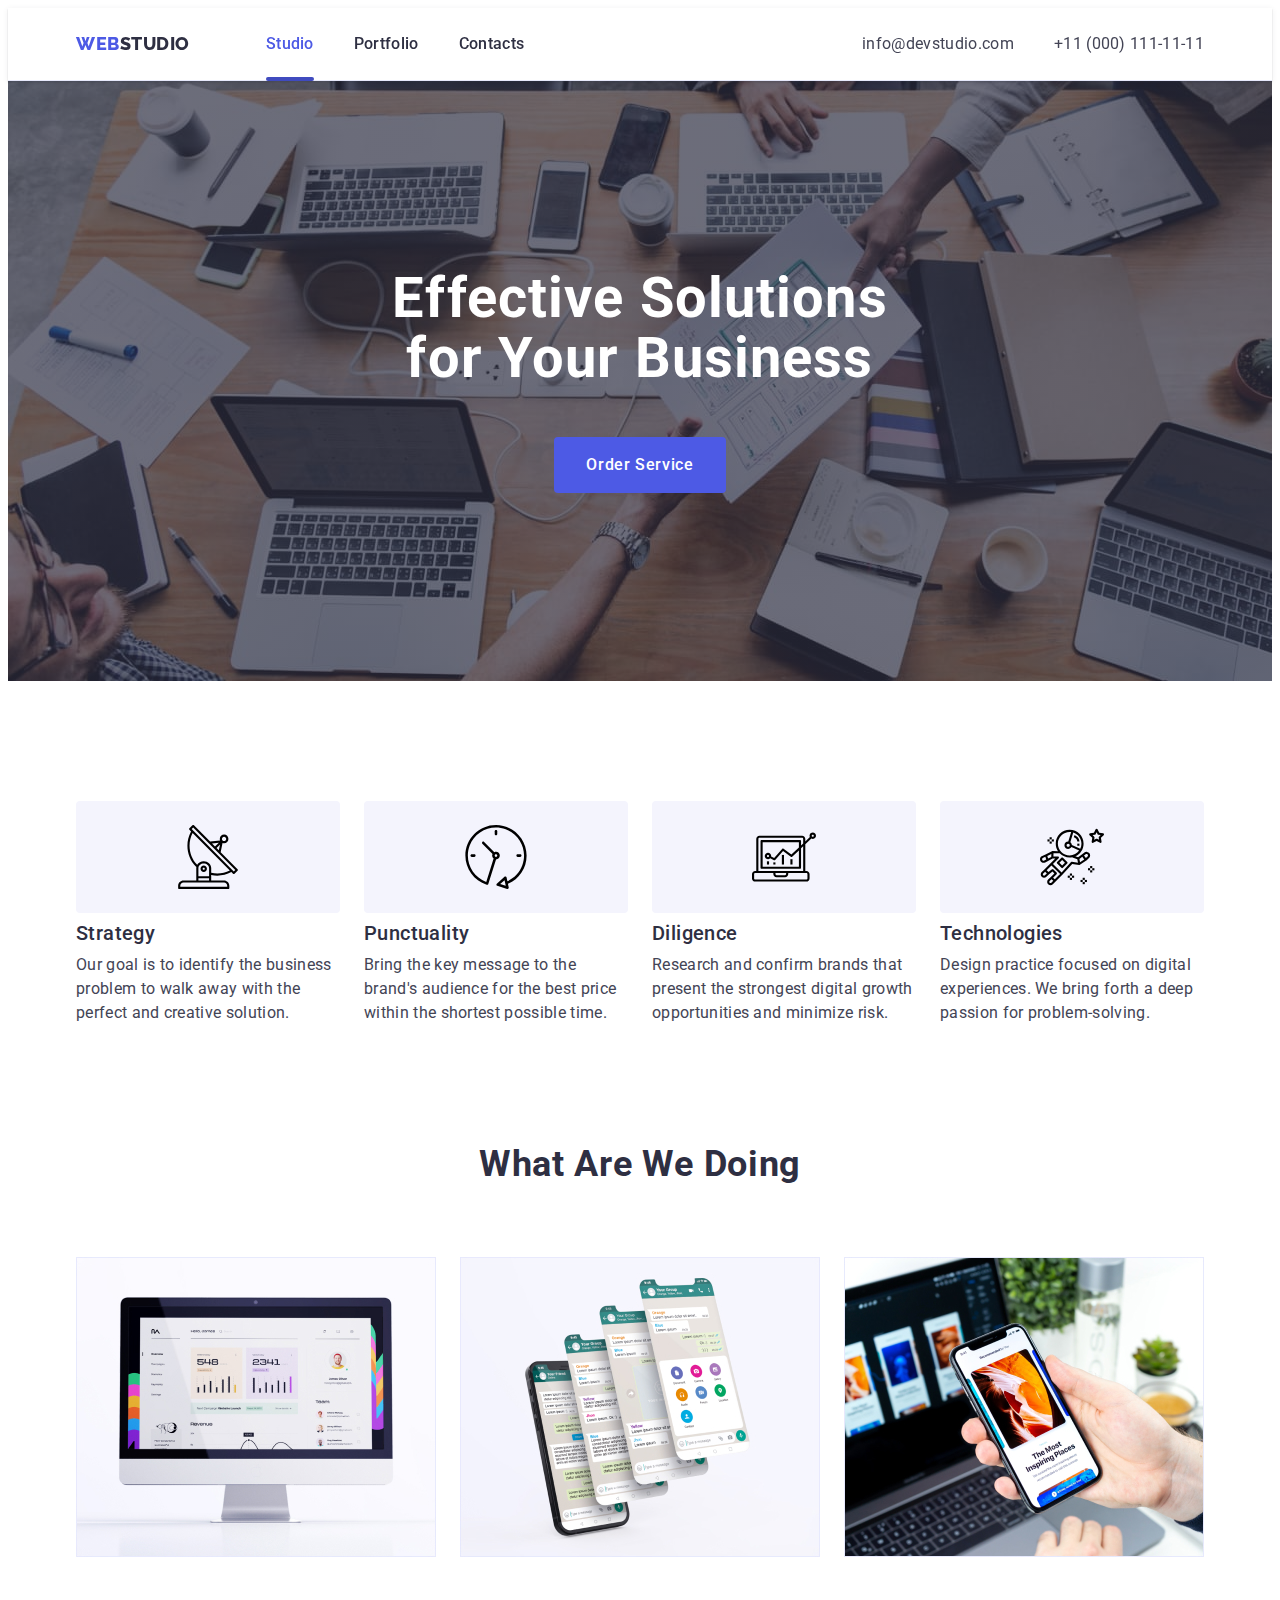
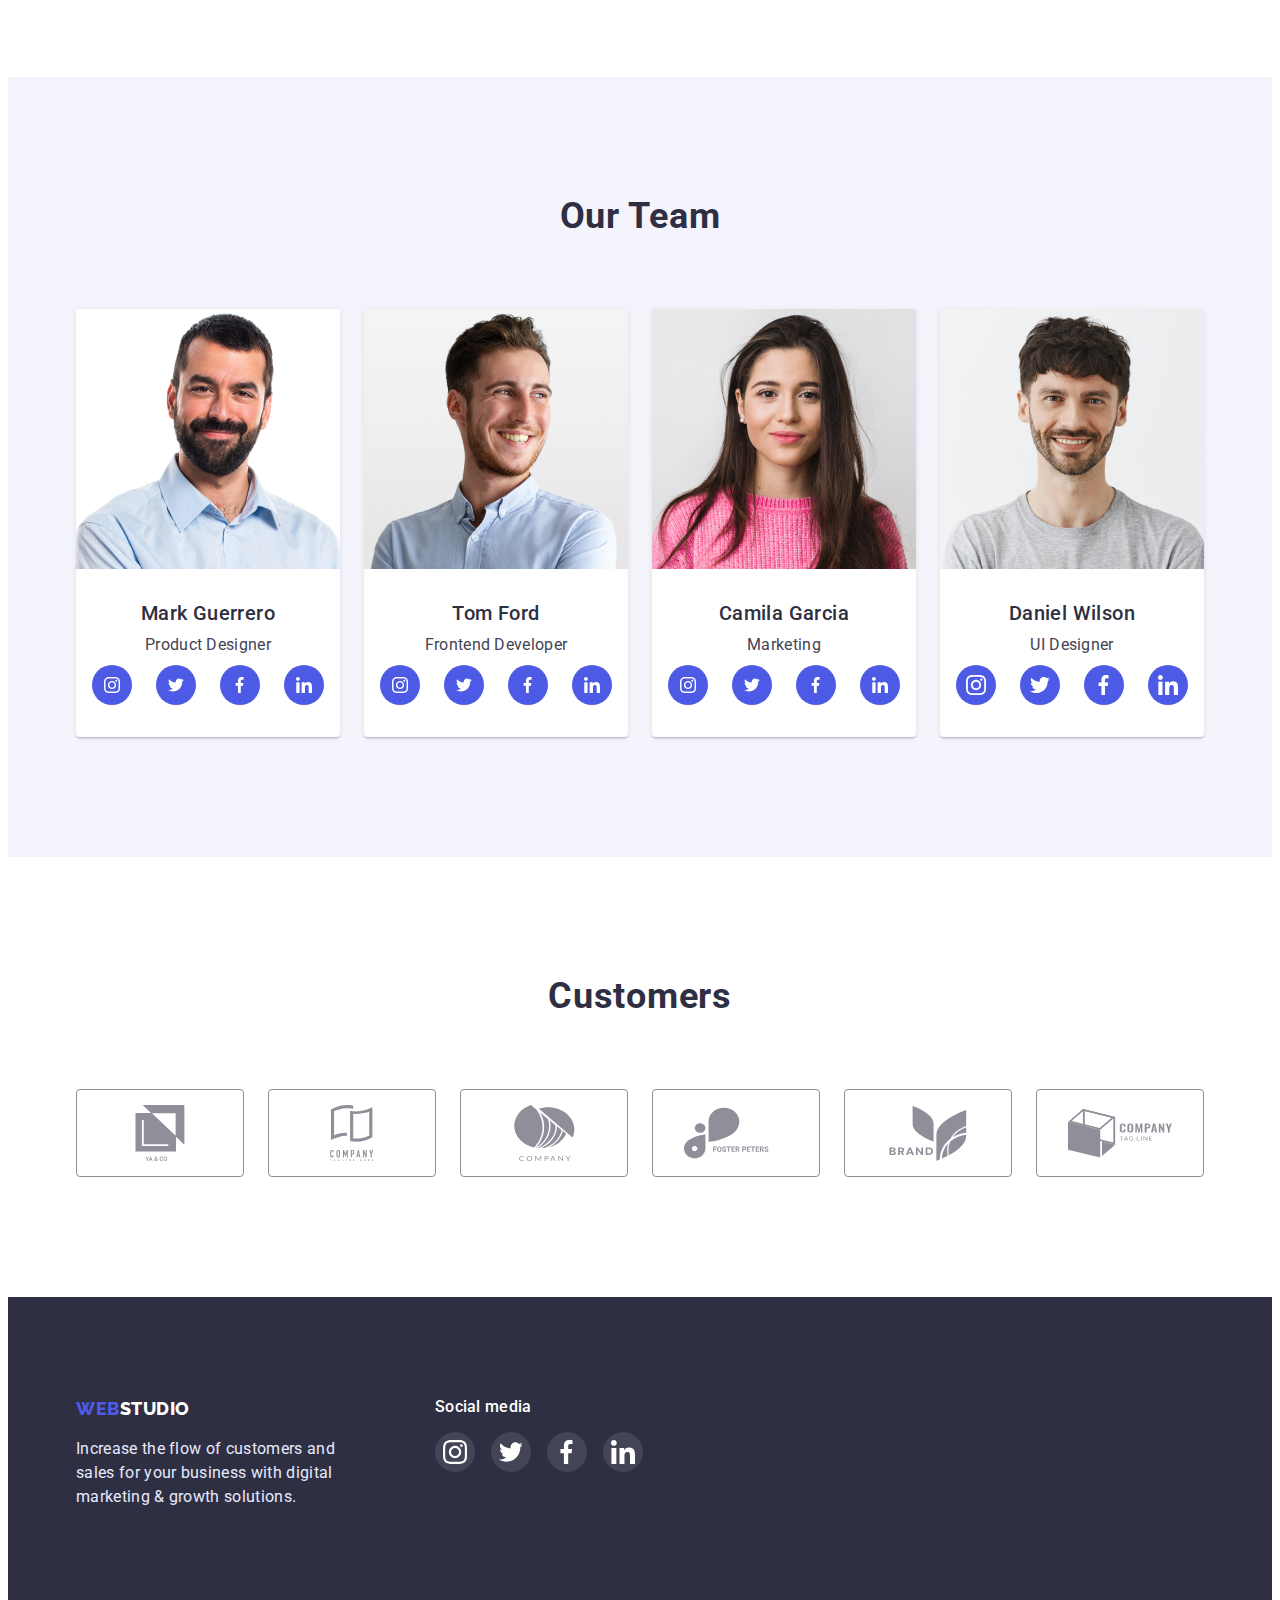
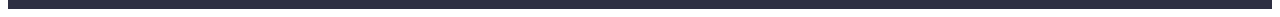
<file: index.html>
<!DOCTYPE html>
<html lang="en">
<head>
    <meta charset="UTF-8">
    <meta http-equiv="X-UA-Compatible" content="IE=edge">
    <meta name="viewport" content="width=device-width, initial-scale=1.0">
    <title class="title">
        Студія
    </title>
    <link rel="stylesheet" href="https://cdnjs.cloudflare.com/ajax/libs/modern-normalize/1.1.0/modern-normalize.min.css" integrity="sha512-wpPYUAdjBVSE4KJnH1VR1HeZfpl1ub8YT/NKx4PuQ5NmX2tKuGu6U/JRp5y+Y8XG2tV+wKQpNHVUX03MfMFn9Q==" crossorigin="anonymous" referrerpolicy="no-referrer" />
    <link rel="preconnect" href="https://fonts.googleapis.com"><link rel="preconnect" href="https://fonts.gstatic.com" crossorigin><link href="https://fonts.googleapis.com/css2?family=Raleway:wght@800&family=Roboto:wght@400;500;700;900&display=swap" rel="stylesheet">
    <link rel="stylesheet" href="./css/style.css">
   </head>
<body>

      <header class="header">
        
       <div class="container header-flex">
       
            <a class="header-logo" href="./index.html">Web <span class="header-logo-span">Studio</span></a>
        <nav class="header-nav">
       <ul class="header-list">
        <li class="header-item"><a class="header-link link current" href="studio.html">Studio</a> </li>
        <li class="header-item"><a class="header-link link" href="portfolio.html">Portfolio</a> </li>
        <li class="header-item"><a class="header-link link" href="contacts.html">Contacts</a>  </li>
       </ul>
        </nav> 

        <ul class="contacts-list"> 
            <li class="contacts-item"> <a class="contacts-link" href="mailto:info@devstudio.com">info@devstudio.com</a></li> 
         <li class="contacts-item"> <a class="contacts-link" href="tel:+110001111111">+11 (000) 111-11-11</a> </li>
         </ul>
     
       </div>
    
    </header>
    <main>
 
    <section class="hero">
    <div class="container">
        <h1 class="hero-title">Effective Solutions for Your Business</h1>
    <button class="hero-button" data-modal-open>Order Service</button>
  
    </div>
    </section>
 
 <section class="futures">
    <div class="container">
        <h2 class="visually-hidden">Benefits</h2>

 <ul class="futures-list">
    <li class="futures-item"> <a href="" class="futures-icons-link" > <svg class="futures-icons" width="64px" height="64px">
        <use href="./img/icons.svg#icon-antenna" ></use>
    </svg></a>
        <h3 class="futures-caption">
            Strategy
        </h3>
        <p class="futures-text">
            Our goal is to identify the business
            problem to walk away with the perfect and creative solution. 
        </p>
    </li>

    <li class="futures-item"><a href="" class="futures-icons-link"> <svg class="futures-icons" width="64px" height="64px">
        <use href="./img/icons.svg#icon-clock"></use>
    </svg></a>
        <h3 class="futures-caption">
            Punctuality
        </h3>
        <p class="futures-text" > 
            Bring the key message to the brand's audience for the best price  within the shortest possible time.
        </p>
       
    </li>

    <li class="futures-item"><a href="" class="futures-icons-link"> <svg class="futures-icons" width="64px" height="64px">
        <use href="./img/icons.svg#icon-diagram" ></use>
    </svg></a>
        <h3 class="futures-caption">
            Diligence
        </h3>
        <p class="futures-text">
            Research and confirm brands that present the strongest digital growth  opportunities and minimize risk.
        </p>
    </li>

    <li class="futures-item"><a href="" class="futures-icons-link"> <svg class="futures-icons" width="64" height="64">
        <use href="./img/icons.svg#icon-astronaut" ></use>
    </svg></a>
        <h3 class="futures-caption">
            Technologies
        </h3>
        <p class="futures-text" >
            Design practice focused on digital experiences. We bring forth a deep  passion for problem-solving.
        </p>
    </li>
    </ul>
    </div>
 </section>
  
 <section class="slides">
    <div class="container">
        <h2 class="slides-caption">What are we doing</h2>
     <ul class="slides-list">
     <li class="slides-item"><img  src="img/img.jpg" alt="PC" 
        width="360"></li>
     <li class="slides-item"><img src="img/img1.jpg" alt="Display"
        width="360"></li>
     <li class="slides-item"><img src="img/img2.jpg" alt="Devices"
        width="360"></li>
      </ul>
    </div>
 </section>

 <section class="team">
     <div class="container">
        <h2 class="our-team"> 
            Our Team
           </h2> 
        <ul class="team-list">
             
         <li class="team-item"> <img src="img/card.jpg" alt="card1" width="264">

          <div class="team-text">
            <h3 class="team-caption">
                Mark Guerrero
               </h3>
              <p class="team-title">
                Product Designer
              </p>
              <ul class="team-soc-list">
                <li class="team-soc-item"><a href="" class="team-soc-link">
                    <svg class="team-soc-icon" width="16px" height="16px">
                        <use href="./img/icons.svg#icon-instagram" ></use>
                    </svg>
                </a></li>
                <li class="team-soc-item"><a href="" class="team-soc-link">
                    <svg class="team-soc-icon" width="16px" height="16px">
                        <use href="./img/icons.svg#icon-twitter" ></use>
                    </svg>
                </a></li>
                <li class="team-soc-item"><a href="" class="team-soc-link">
                    <svg class="team-soc-icon" width="16px" height="16px">
                        <use href="./img/icons.svg#icon-facebook"></use>
                    </svg>
                </a></li>
                <li class="team-soc-item"><a href="" class="team-soc-link">
                    <svg class="team-soc-icon" width="16px" height="16px">
                        <use href="./img/icons.svg#icon-linkedin"></use>
                    </svg>
                </a></li>
              </ul>
          </div>
           </li>
         
         
         
          <li class="team-item"><img src="img/card2.jpg" alt="card2" width="264">
         <div class="team-text">
            <h3 class="team-caption">
                Tom Ford
             </h3>
             <p class="team-title">
                Frontend Developer
             </p>
             <ul class="team-soc-list">
                <li class="team-soc-item"><a href="" class="team-soc-link">
                    <svg class="team-soc-icon" width="16px" height="16px">
                        <use href="./img/icons.svg#icon-instagram" ></use>
                    </svg>
                </a></li>
                <li class="team-soc-item"><a href="" class="team-soc-link">
                    <svg class="team-soc-icon" width="16px" height="16px">
                        <use href="./img/icons.svg#icon-twitter" ></use>
                    </svg>
                </a></li>
                <li class="team-soc-item"><a href="" class="team-soc-link">
                    <svg class="team-soc-icon" width="16px" height="16px">
                        <use href="./img/icons.svg#icon-facebook"></use>
                    </svg>
                </a></li>
                <li class="team-soc-item"><a href="" class="team-soc-link">
                    <svg class="team-soc-icon" width="16px" height="16px">
                        <use href="./img/icons.svg#icon-linkedin"></use>
                    </svg>
                </a></li>
              </ul>
         </div>      
        </li>
         
         
         
          <li class="team-item"><img src="img/card3.jpg" alt="card3" width="264">
         <div class="team-text">
            <h3 class="team-caption">
                Camila Garcia
             </h3>
             <p class="team-title">
                Marketing
             </p>
             <ul class="team-soc-list">
                <li class="team-soc-item"><a href="" class="team-soc-link">
                    <svg class="team-soc-icon" width="16px" height="16px">
                        <use href="./img/icons.svg#icon-instagram" ></use>
                    </svg>
                </a></li>
                <li class="team-soc-item"><a href="" class="team-soc-link">
                    <svg class="team-soc-icon" width="16px" height="16px">
                        <use href="./img/icons.svg#icon-twitter" ></use>
                    </svg>
                </a></li>
                <li class="team-soc-item"><a href="" class="team-soc-link">
                    <svg class="team-soc-icon" width="16px" height="16px">
                        <use href="./img/icons.svg#icon-facebook"></use>
                    </svg>
                </a></li>
                <li class="team-soc-item"><a href="" class="team-soc-link">
                    <svg class="team-soc-icon" width="16px" height="16px">
                        <use href="./img/icons.svg#icon-linkedin"></use>
                    </svg>
                </a></li>
              </ul>
         </div>     
        </li>
         
         
         
          <li class="team-item"><img src="img/card4.jpg" alt="card4" width="264">
              <div class="team-text">
                <h3 class="team-caption">
                    Daniel Wilson
                 </h3>
                 <p class="team-title">
                    UI Designer
                 </p>
                 <ul class="team-soc-list">
                    <li class="team-soc-item"><a href="" class="team-soc-link">
                        <svg class="team-soc-icon" width="20px" height="20px">
                            <use href="./img/icons.svg#icon-instagram" ></use>
                        </svg>
                    </a></li>
                    <li class="team-soc-item"><a href="" class="team-soc-link">
                        <svg class="team-soc-icon" width="20px" height="20px">
                            <use href="./img/icons.svg#icon-twitter" ></use>
                        </svg>
                    </a></li>
                    <li class="team-soc-item"><a href="" class="team-soc-link">
                        <svg class="team-soc-icon" width="20px" height="20px">
                            <use href="./img/icons.svg#icon-facebook"></use>
                        </svg>
                    </a></li>
                    <li class="team-soc-item"><a href="" class="team-soc-link">
                        <svg class="team-soc-icon" width="20px" height="20px">
                            <use href="./img/icons.svg#icon-linkedin"></use>
                        </svg>
                    </a></li>
                  </ul>
              </div>
          </li>
          
        </ul>
     </div>
     
</section>
<section class="customers">
    <div class="container cutomer-flex">
        <h2 class="costpmers-title">Customers </h2>
        <ul class="customers-list">
            <li class="customers-item"><a href="" class="customers-link">
                <svg class="cutomers-icon" width="104" height="56">
                    <use href="./img/icons.svg#icon-group"></use>
                </svg>
            </a></li>
            <li class="customers-item"><a href="" class="customers-link">
                <svg class="cutomers-icon" width="104" height="56">
                    <use href="./img/icons.svg#icon-group-1"></use>
                </svg>
            </a></li>
            <li class="customers-item"><a href="" class="customers-link">
                <svg class="cutomers-icon" width="104" height="56">
                    <use href="./img/icons.svg#icon-group-2"></use>
                </svg>
            </a></li>
            <li class="customers-item"><a href="" class="customers-link">
                <svg class="cutomers-icon" width="104" height="56">
                    <use href="./img/icons.svg#icon-group-3"></use>
                </svg>
            </a></li>
            <li class="customers-item"><a href="" class="customers-link">
                <svg class="cutomers-icon" width="104" height="56">
                    <use href="./img/icons.svg#icon-group-4"></use>
                </svg>
            </a></li>
            <li class="customers-item"><a href="" class="customers-link">
                <svg class="cutomers-icon" width="104" height="56">
                    <use href="./img/icons.svg#icon-group-5"></use>
                </svg>
            </a></li>
        </ul>
    </div>
</section>
</main>

<footer class="footer">
    <div class="container footer-container">
         
            <div class="footer-content">
                <a class="footer-logo" href="./index.html">Web <span class="footer-logo-span">Studio</span></a>
                <p class="footer-text">
                    Increase the flow of customers and <br> sales for your business with digital <br> marketing & growth solutions.
                
                    <p>
            </div>
                
  <div class="soc-media">
    <p class="footer-soc-text">Social media</p>
    <ul class="footer-soc-list">
       
        <li class="footer-soc-item"><a href="" class="footer-soc-link">
            <svg class="footer-soc-icon" width="24" height="24">
                <use href="./img/icons.svg#icon-instagram"></use>
            </svg>
        </a></li>
        <li class="footer-soc-item"><a href="" class="footer-soc-link">
            <svg class="footer-soc-icon" width="24" height="24">
                <use href="./img/icons.svg#icon-twitter"></use>
            </svg>
        </a></li>
        <li class="footer-soc-item"><a href="" class="footer-soc-link">
            <svg class="footer-soc-icon" width="24" height="24">
                <use href="./img/icons.svg#icon-facebook"></use>
            </svg>
        </a></li>
        <li class="footer-soc-item"><a href="" class="footer-soc-link">
            <svg class="footer-soc-icon" width="24" height="24">
                <use href="./img/icons.svg#icon-linkedin"></use>
            </svg>
        </a></li>
    </ul>
 </div>
    
    </div>
</footer>

<div class="backdrop is-hidden" data-modal >
    <div class="modal">
        <button type="button" class="modal-close " data-modal-close>
            <svg class="icon-x" width="8" height="8">
                <use href="./img/icons.svg#icon-x"></use>
            </svg>
        </button>
    </div>
</div>

<script src="./js/modal.js">

</script>

</body>
 
</html>
</file>
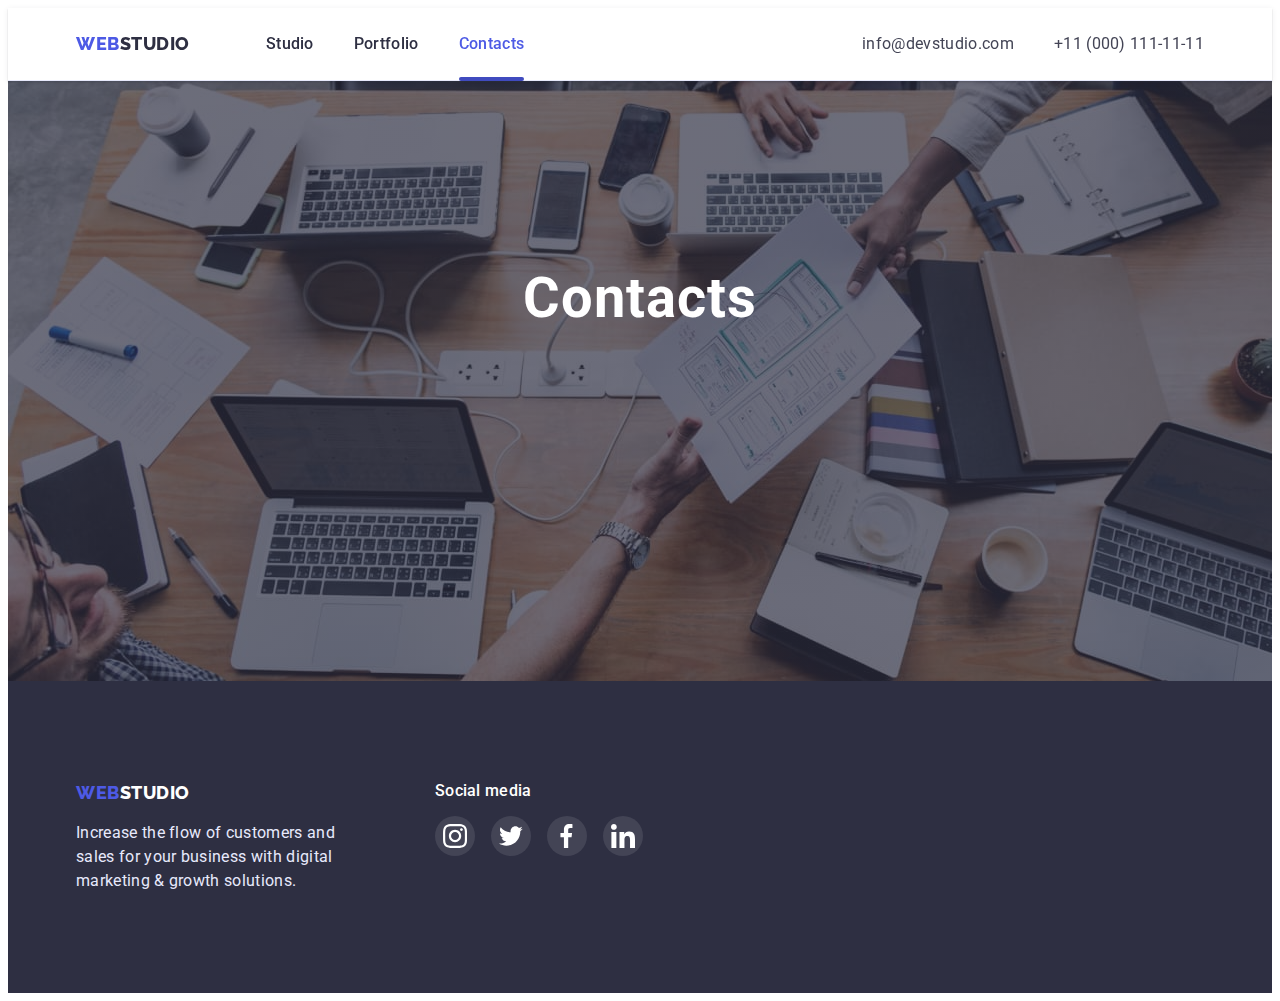
<file: contacts.html>
<!DOCTYPE html>
<html lang="en">
<head>
    <meta charset="UTF-8">
    <meta http-equiv="X-UA-Compatible" content="IE=edge">
    <meta name="viewport" content="width=device-width, initial-scale=1.0">
    <title class="title">
        Студія
    </title>
    <link rel="stylesheet" href="https://cdnjs.cloudflare.com/ajax/libs/modern-normalize/1.1.0/modern-normalize.min.css" integrity="sha512-wpPYUAdjBVSE4KJnH1VR1HeZfpl1ub8YT/NKx4PuQ5NmX2tKuGu6U/JRp5y+Y8XG2tV+wKQpNHVUX03MfMFn9Q==" crossorigin="anonymous" referrerpolicy="no-referrer" />
    <link rel="preconnect" href="https://fonts.googleapis.com"><link rel="preconnect" href="https://fonts.gstatic.com" crossorigin><link href="https://fonts.googleapis.com/css2?family=Raleway:wght@800&family=Roboto:wght@400;500;700;900&display=swap" rel="stylesheet">
    <link rel="stylesheet" href="./css/style.css">
   </head>
<body>

      <header class="header">
        
       <div class="container header-flex">
       
            <a class="header-logo" href="./index.html">Web <span class="header-logo-span">Studio</span></a>
        <nav class="header-nav">
       <ul class="header-list">
        <li class="header-item"><a class="header-link link" href="studio.html">Studio</a> </li>
        <li class="header-item"><a class="header-link link" href="portfolio.html">Portfolio</a> </li>
        <li class="header-item"><a class="header-link link current " href="contacts.html">Contacts</a>  </li>
       </ul>
        </nav> 
        
        <ul class="contacts-list"> 
            <li class="contacts-item"> <a class="contacts-link" href="mailto:info@devstudio.com">info@devstudio.com</a></li> 
         <li class="contacts-item"> <a class="contacts-link" href="tel:+110001111111">+11 (000) 111-11-11</a> </li>
         </ul>
     
       </div>
    
    </header>
    
    <main>
        <section class="hero">
         <div class="container">
             <h1 class="hero-title">Contacts</h1>
         </div>
        </section>
    
       </main>
   
   <footer class="footer">
    <div class="container footer-container">
         
            <div class="footer-content">
                <a class="footer-logo" href="./index.html">Web <span class="footer-logo-span">Studio</span></a>
                <p class="footer-text">
                    Increase the flow of customers and <br> sales for your business with digital <br> marketing & growth solutions.
                
                    <p>
            </div>
          

        
            <div class="soc-media">
                <p class="footer-soc-text">Social media</p>
                <ul class="footer-soc-list">
                   
                    <li class="footer-soc-item"><a href="" class="footer-soc-link">
                        <svg class="footer-soc-icon" width="24" height="24">
                            <use href="./img/icons.svg#icon-instagram"></use>
                        </svg>
                    </a></li>
                    <li class="footer-soc-item"><a href="" class="footer-soc-link">
                        <svg class="footer-soc-icon" width="24" height="24">
                            <use href="./img/icons.svg#icon-twitter"></use>
                        </svg>
                    </a></li>
                    <li class="footer-soc-item"><a href="" class="footer-soc-link">
                        <svg class="footer-soc-icon" width="24" height="24">
                            <use href="./img/icons.svg#icon-facebook"></use>
                        </svg>
                    </a></li>
                    <li class="footer-soc-item"><a href="" class="footer-soc-link">
                        <svg class="footer-soc-icon" width="24" height="24">
                            <use href="./img/icons.svg#icon-linkedin"></use>
                        </svg>
                    </a></li>
                </ul>
             </div>
    
    </div>
</footer>
</body>
</html>
</file>
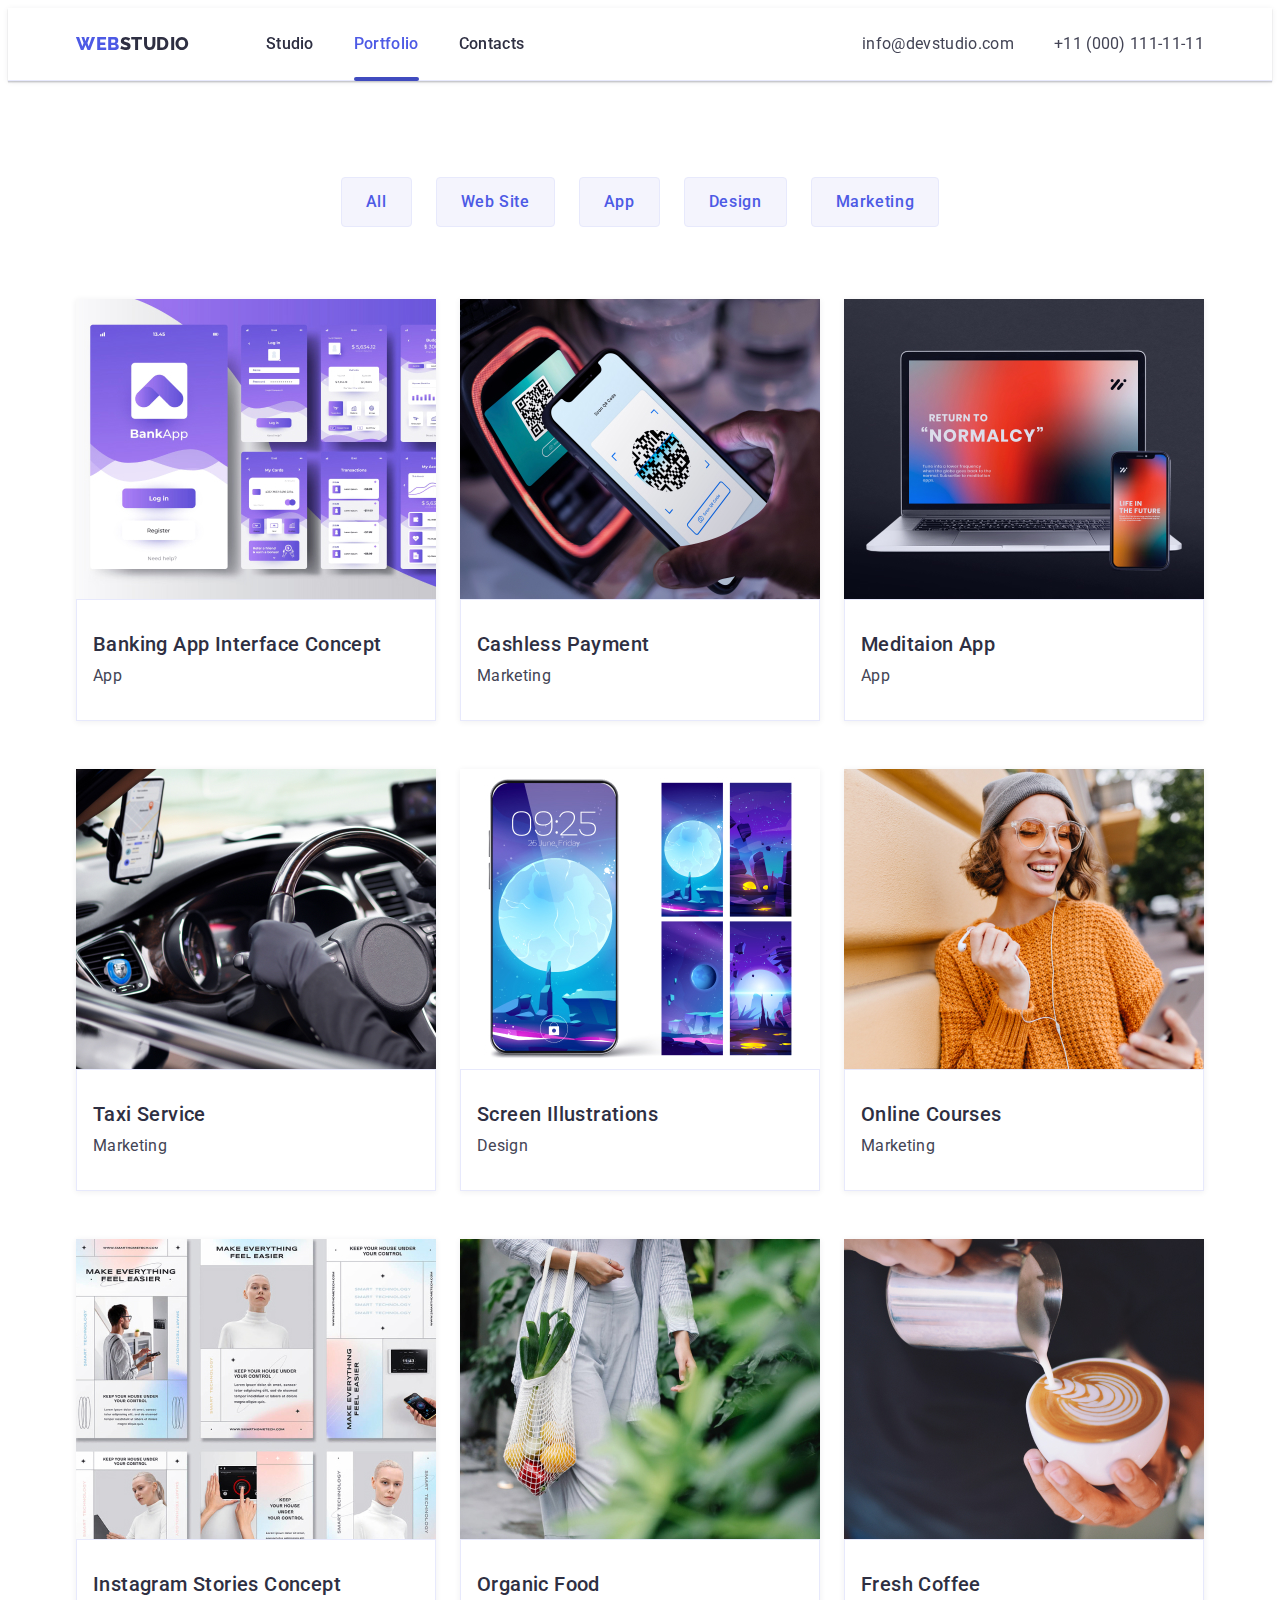
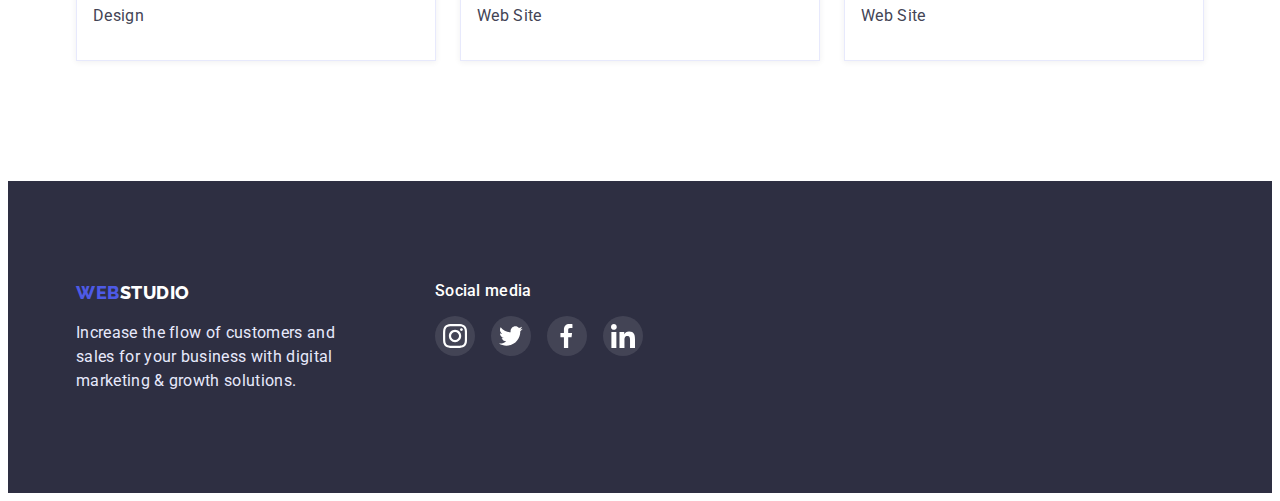
<file: portfolio.html>
<!DOCTYPE html>
<html lang="en">
<head>
    <meta charset="UTF-8">
    <meta http-equiv="X-UA-Compatible" content="IE=edge">
    <meta name="viewport" content="width=device-width, initial-scale=1.0">
    <title>Document</title>
    <title class="title">Портфоліо</title>
    <link rel="stylesheet" href="https://cdnjs.cloudflare.com/ajax/libs/modern-normalize/1.1.0/modern-normalize.min.css" integrity="sha512-wpPYUAdjBVSE4KJnH1VR1HeZfpl1ub8YT/NKx4PuQ5NmX2tKuGu6U/JRp5y+Y8XG2tV+wKQpNHVUX03MfMFn9Q==" crossorigin="anonymous" referrerpolicy="no-referrer" />
    <link rel="preconnect" href="https://fonts.googleapis.com"><link rel="preconnect" href="https://fonts.gstatic.com" crossorigin><link href="https://fonts.googleapis.com/css2?family=Raleway:wght@800&family=Roboto:wght@400;500;700;900&display=swap" rel="stylesheet">

    <link rel="stylesheet" href="./css/style.css">
    
</head>
<body>
    
    <header class="header">
        
        <div class="container header-flex">
        
             <a class="header-logo" href="./index.html">Web <span class="header-logo-span">Studio</span></a>
         <nav class="header-nav">
        <ul class="header-list">
         <li class="header-item"><a class="header-link link" href="studio.html">Studio</a> </li>
         <li class="header-item"><a class="header-link link current" href="portfolio.html">Portfolio</a> </li>
         <li class="header-item"><a class="header-link link" href="contacts.html">Contacts</a>  </li>
        </ul>
         </nav> 
         
         <ul class="contacts-list"> 
             <li class="contacts-item"> <a class="contacts-link" href="mailto:info@devstudio.com">info@devstudio.com</a></li> 
          <li class="contacts-item"> <a class="contacts-link" href="tel:+110001111111">+11 (000) 111-11-11</a> </li>
          </ul>
      
        </div>
     </header>
    <main>
      
        <section class="portfolio-slides">
            <div class="container">

                <ul class="portfolio-btn-list">
                    <li class="portfolio-btn-item"> <button class="portfolio-btn button">All</button> </li>
                    <li class="portfolio-btn-item"> <button class="portfolio-btn button">Web Site</button> </li>
                    <li class="portfolio-btn-item"> <button class="portfolio-btn button">App</button> </li>
                    <li class="portfolio-btn-item"> <button class="portfolio-btn button">Design</button> </li>
                    <li class="portfolio-btn-item"> <button class="portfolio-btn button">Marketing</button> </li>
                 
                </ul>

                <h1 class="visually-hidden">
                    Portfolio
                </h1>
                <ul class="portfolio-slides-list">
                    <li class="portfolio-slides-item"> 
                        <a class="portfolio-link" href=""> 
                           <div class="portfolio-top-wrap">
                            <img src="./img/portfolio1.jpg" alt="foto1">
                            <p class="potfolio-slides-top-text">
                                14 Stylish and User-Friendly App Design Concepts · Task Manager App · Calorie Tracker App · Exotic Fruit Ecommerce App · Cloud Storage App
                            </p>
                           </div>
                           
                           <div class="portfolio-slides-text"> 
                            <h2 class="portfolio-title">Banking App Interface Concept</h2>
                            <p class="portfolio-text">App</p>
                         </div></a>
                    </li>
                    <li class="portfolio-slides-item"> 
                        <a href="" class="portfolio-link">
                            <div class="portfolio-top-wrap">
                                <img src="./img/portfolio2.jpg" alt="foto2">
                                <p class="potfolio-slides-top-text">
                                    14 Stylish and User-Friendly App Design Concepts · Task Manager App · Calorie Tracker App · Exotic Fruit Ecommerce App · Cloud Storage App
                                </p>
                            </div>
                           
                            <div class="portfolio-slides-text">
                                <h2 class="portfolio-title">Cashless Payment</h2>
                            <p class="portfolio-text">Marketing</p>
                            </div>
                        </a>
                        
                    </li>
                    <li class="portfolio-slides-item"> 
                        <a href="" class="portfolio-link">
                            <div class="portfolio-top-wrap">
                                <img src="./img/portfolio3.jpg" alt="foto3">
                                <p class="potfolio-slides-top-text">
                                    14 Stylish and User-Friendly App Design Concepts · Task Manager App · Calorie Tracker App · Exotic Fruit Ecommerce App · Cloud Storage App
                                </p>
                            </div>
                            
                       <div class="portfolio-slides-text">
                        <h2 class="portfolio-title">Meditaion App</h2>
                        <p class="portfolio-text">App</p>
                       </div>
                        </a>
                        
                    </li>
                
                        <li class="portfolio-slides-item"> 
                            <a href="" class="portfolio-link">
                                <div class="portfolio-top-wrap">
                                    <img src="./img/portfolio4.jpg" alt="foto4">
                                    <p class="potfolio-slides-top-text">
                                        14 Stylish and User-Friendly App Design Concepts · Task Manager App · Calorie Tracker App · Exotic Fruit Ecommerce App · Cloud Storage App
                                    </p>
                                </div>
                                   <div class="portfolio-slides-text">
                                <h2 class="portfolio-title">Taxi Service</h2>
                                <p class="portfolio-text">Marketing</p>   
                            </div>
                            </a>
                            
                            
                        </li>
                        <li class="portfolio-slides-item"> 
                            <a href="" class="portfolio-link">
                                <div class="portfolio-top-wrap">
                                    <img src="./img/portfolio5.jpg" alt="foto5">
                                    <p class="potfolio-slides-top-text">
                                        14 Stylish and User-Friendly App Design Concepts · Task Manager App · Calorie Tracker App · Exotic Fruit Ecommerce App · Cloud Storage App
                                    </p>
                                </div>
                               
                                <div class="portfolio-slides-text">
                                    <h2 class="portfolio-title">Screen Illustrations</h2>
                                    <p class="portfolio-text">Design</p>
                                </div>
                            </a>
                           
                            
                        </li>
                        <li class="portfolio-slides-item"> 
                            <a href="" class="portfolio-link">
                                <div class="portfolio-top-wrap">
                                    <img src="./img/portfolio6.jpg" alt="foto6">
                                    <p class="potfolio-slides-top-text">
                                        14 Stylish and User-Friendly App Design Concepts · Task Manager App · Calorie Tracker App · Exotic Fruit Ecommerce App · Cloud Storage App
                                    </p>
                                </div>
                               
                            <div class="portfolio-slides-text">
                                <h2 class="portfolio-title">Online Courses</h2>
                                <p class="portfolio-text">Marketing</p>
                            </div>
                            </a>
                            
                            
                        </li>
                
                    
                        <li class="portfolio-slides-item"> 
                            <a href="" class="portfolio-link">
                                <div class="portfolio-top-wrap">
                                    <img src="./img/portfolio7.jpg" alt="foto7">
                                    <p class="potfolio-slides-top-text">
                                        14 Stylish and User-Friendly App Design Concepts · Task Manager App · Calorie Tracker App · Exotic Fruit Ecommerce App · Cloud Storage App
                                    </p>
                                </div>
                               
                            <div class="portfolio-slides-text">
                                <h2 class="portfolio-title">Instagram Stories Concept</h2>
                                <p class="portfolio-text">Design</p>
                            </div>
                            </a>
                            
                         </li>
                        <li class="portfolio-slides-item"> 
                            <a href="" class="portfolio-link">
                                <div class="portfolio-top-wrap">
                                    <img src="./img/portfolio8.jpg" alt="foto8">
                                    <p class="potfolio-slides-top-text">
                                        14 Stylish and User-Friendly App Design Concepts · Task Manager App · Calorie Tracker App · Exotic Fruit Ecommerce App · Cloud Storage App
                                    </p>
                                </div>
                               
                            <div class="portfolio-slides-text">
                                <h2 class="portfolio-title">Organic Food</h2>
                                <p class="portfolio-text">Web Site</p>
                            </div>
                            </a>
                            
                           
                        </li>
                        <li class="portfolio-slides-item"> 
                            <a href="" class="portfolio-link">
                                <div class="portfolio-top-wrap">
                                    <img src="./img/portfolio9.jpg" alt="foto9">
                                    <p class="potfolio-slides-top-text">
                                        14 Stylish and User-Friendly App Design Concepts · Task Manager App · Calorie Tracker App · Exotic Fruit Ecommerce App · Cloud Storage App
                                    </p>
                                </div>
                                
                            <div class="portfolio-slides-text">
                                <h2 class="portfolio-title">Fresh Coffee</h2>
                                <p class="portfolio-text">Web Site</p>
                            </div>
                            </a>
                            
                            
                        </li>
                    </ul>
                
            </div>
               
            </section>
        </main>


        <footer class="footer">
            <div class="container footer-container">
                 
                    <div class="footer-content">
                        <a class="footer-logo" href="./index.html">Web <span class="footer-logo-span">Studio</span></a>
                        <p class="footer-text">
                            Increase the flow of customers and <br> sales for your business with digital <br> marketing & growth solutions.
                        
                            <p>
                    </div>
                  
                    <div class="soc-media">
                        <p class="footer-soc-text">Social media</p>
                        <ul class="footer-soc-list">
                           
                            <li class="footer-soc-item"><a href="" class="footer-soc-link">
                                <svg class="footer-soc-icon" width="24" height="24">
                                    <use href="./img/icons.svg#icon-instagram"></use>
                                </svg>
                            </a></li>
                            <li class="footer-soc-item"><a href="" class="footer-soc-link">
                                <svg class="footer-soc-icon" width="24" height="24">
                                    <use href="./img/icons.svg#icon-twitter"></use>
                                </svg>
                            </a></li>
                            <li class="footer-soc-item"><a href="" class="footer-soc-link">
                                <svg class="footer-soc-icon" width="24" height="24">
                                    <use href="./img/icons.svg#icon-facebook"></use>
                                </svg>
                            </a></li>
                            <li class="footer-soc-item"><a href="" class="footer-soc-link">
                                <svg class="footer-soc-icon" width="24" height="24">
                                    <use href="./img/icons.svg#icon-linkedin"></use>
                                </svg>
                            </a></li>
                        </ul>
                     </div>
            
            </div>
        </footer>

        

   
</header>
</body>
</html>
</file>
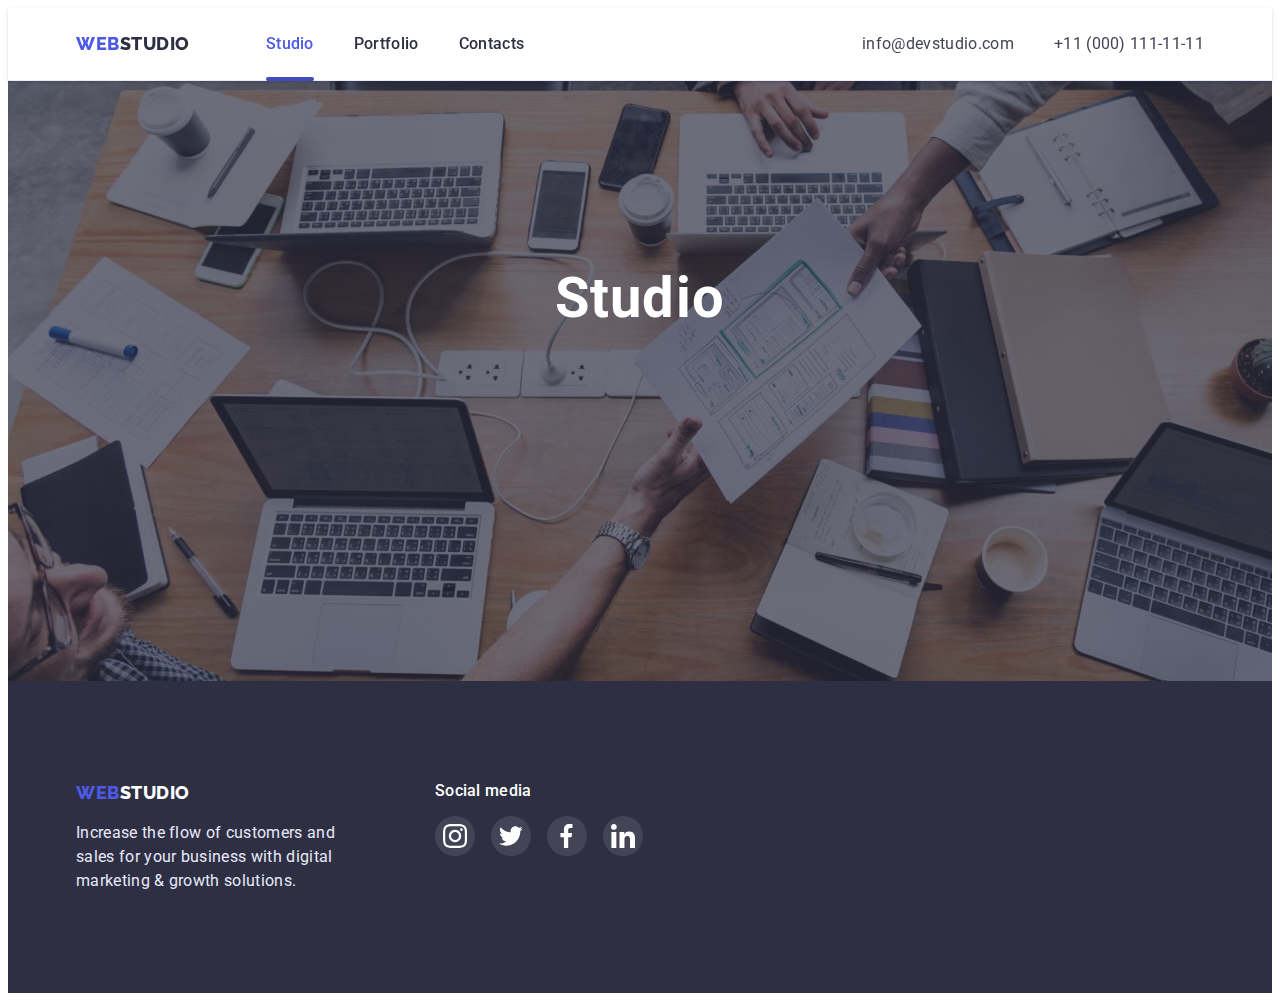
<file: studio.html>
<!DOCTYPE html>
<html lang="en">
<head>
    <meta charset="UTF-8">
    <meta http-equiv="X-UA-Compatible" content="IE=edge">
    <meta name="viewport" content="width=device-width, initial-scale=1.0">
    <title class="title">
        Студія
    </title>
    <link rel="stylesheet" href="https://cdnjs.cloudflare.com/ajax/libs/modern-normalize/1.1.0/modern-normalize.min.css" integrity="sha512-wpPYUAdjBVSE4KJnH1VR1HeZfpl1ub8YT/NKx4PuQ5NmX2tKuGu6U/JRp5y+Y8XG2tV+wKQpNHVUX03MfMFn9Q==" crossorigin="anonymous" referrerpolicy="no-referrer" />
    <link rel="preconnect" href="https://fonts.googleapis.com"><link rel="preconnect" href="https://fonts.gstatic.com" crossorigin><link href="https://fonts.googleapis.com/css2?family=Raleway:wght@800&family=Roboto:wght@400;500;700;900&display=swap" rel="stylesheet">
    <link rel="stylesheet" href="./css/style.css">
   </head>
<body>

      <header class="header">
        
       <div class="container header-flex">
       
            <a class="header-logo" href="./index.html">Web <span class="header-logo-span">Studio</span></a>
        <nav class="header-nav">
       <ul class="header-list">
        <li class="header-item"><a class="header-link link current" href="studio.html">Studio</a> </li>
        <li class="header-item"><a class="header-link link" href="portfolio.html">Portfolio</a> </li>
        <li class="header-item"><a class="header-link link" href="contacts.html">Contacts</a>  </li>
       </ul>
        </nav> 
        
        <ul class="contacts-list"> 
            <li class="contacts-item"> <a class="contacts-link" href="mailto:info@devstudio.com">info@devstudio.com</a></li> 
         <li class="contacts-item"> <a class="contacts-link" href="tel:+110001111111">+11 (000) 111-11-11</a> </li>
         </ul>
     
       </div>
    
    </header>
    
      <main>
       <section class="hero">
        <div class="container">
            <h1 class="hero-title">Studio</h1>
        </div>
       </section>
   
      </main>
       
       <footer class="footer">
        <div class="container footer-container">
             
                <div class="footer-content">
                    <a class="footer-logo" href="./index.html">Web <span class="footer-logo-span">Studio</span></a>
                    <p class="footer-text">
                        Increase the flow of customers and <br> sales for your business with digital <br> marketing & growth solutions.
                    
                        <p>
                </div>
              
    
            
                <div class="soc-media">
                    <p class="footer-soc-text">Social media</p>
                    <ul class="footer-soc-list">
                       
                        <li class="footer-soc-item"><a href="" class="footer-soc-link">
                            <svg class="footer-soc-icon" width="24" height="24">
                                <use href="./img/icons.svg#icon-instagram"></use>
                            </svg>
                        </a></li>
                        <li class="footer-soc-item"><a href="" class="footer-soc-link">
                            <svg class="footer-soc-icon" width="24" height="24">
                                <use href="./img/icons.svg#icon-twitter"></use>
                            </svg>
                        </a></li>
                        <li class="footer-soc-item"><a href="" class="footer-soc-link">
                            <svg class="footer-soc-icon" width="24" height="24">
                                <use href="./img/icons.svg#icon-facebook"></use>
                            </svg>
                        </a></li>
                        <li class="footer-soc-item"><a href="" class="footer-soc-link">
                            <svg class="footer-soc-icon" width="24" height="24">
                                <use href="./img/icons.svg#icon-linkedin"></use>
                            </svg>
                        </a></li>
                    </ul>
                 </div>
        
        </div>
    </footer>
</body>
</html>
</file>
<file: css/style.css>
body {
    background-color: #FFFFFF;
    color: #434455;
    font-family: 'Roboto', 'Raleway', sans-serif;
   
}
* {
    box-sizing: border-box;
}

:root {
    --first-title-color: #FFFFFF;
  --title-color: #2E2F42 ;
 --text-color: #434455;
 --focus-hover-color: #4D5AE5 ;
 --btn-background-color : #4D5AE5 ;
 --btn-background-focus-color:#404BBF;
 --logo-color:#4D5AE5 ;
 --lh-title:1.2;
 --lh-header-text:1.5;
}
img {
    display: block;
    max-width: 100%;
    width: auto;
}
button {
    display: block;
    border: none;
    cursor: pointer;
    border-radius: 4px;
    
}


 ul, ol {
    padding-left: 0;
    margin: 0;
    list-style: none;
 }
 .link:hover,
  .link:focus {
    color: var(--focus-hover-color);

 }
 a {
    text-decoration: none;
   
    // color: inherit;
    
     }
 p,
 h1,
 h2,
 h3,
 h4{
    margin: 0;
 }

 

 .container {
    width: 1158px;
    margin-left: auto;
    margin-right: auto;
    padding: 0 15px; 
 }

 

  /*-------------------------------- HEADER -------------------------------------*/


  .header { 
   position: sticky;
    background-color: #FFFFFF;
    border-bottom: 1px solid #E7E9FC;
    box-shadow: 0px 2px 1px rgba(46, 47, 66, 0.08), 0px 1px 1px rgba(46, 47, 66, 0.16), 0px 1px 6px rgba(46, 47, 66, 0.08);
    
    width: 100%;
    top: 0;
    left: 0;
    z-index: 1 ;
  }
  .header-logo{
     display: flex;
      font-family: 'Raleway';
      font-weight: 800;
      font-size: 18px;
      line-height: 1.33;
      /* identical to box height, or 133% */
      
      align-items: center;
      letter-spacing: 0.03em;
      text-transform: uppercase;
      color: var(--logo-color);
     
  }

  .header-logo-span {
    color: var(--title-color);
    transition: color 250ms cubic-bezier(0.4, 0, 0.2, 1);
}

.header-logo-span:hover,
.header-logo-span:focus {
    color: var(--focus-hover-color);
}

  .header-logo:hover,
  .header-logo:focus{
  color:var(--focus-hover-color);
  }
  .header-nav {
    margin-left : 76px;
  }
  
  .header-list {
    display: flex;
    
  }
  .header-item {
    margin-right: 40px;
  }
  .header-list, .header-item:last-child {
    margin-right: 0;
  }
  
  .header-link {
    display: block;
      font-family: 'Roboto';
  font-weight: 500;
  font-size: 16px;
  line-height: var(--lh-header-text);
  /* identical to box height, or 150% */
  letter-spacing: 0.02em;
  /* NAVY BLUE */
  color: var(--title-color,#2E2F42);
  padding-top: 24px;
  padding-bottom: 24px;
  position: relative;

  transition: color 250ms cubic-bezier(0.4, 0, 0.2, 1);
  }

  .header-link.current::after {
    content: '' ;
    position: absolute;

    width: 100%;
   height: 4px;
   left: 0px;
   bottom: -1px;

   background: #404BBF;
   border-radius: 2px;
   }

   .current {
    color: var(--focus-hover-color);
 }
  

  .contacts-list
  {
    display: flex;
    margin-left: auto;
  }
 
 .contacts-item{
    margin-right: 40px;
 }
 .contacts-item:nth-child(2n) {
    margin-right: 0;
 }
  


   .contacts-link {
    display: block;
    padding-top: 24px;
    padding-bottom: 24px;

    font-family: 'Roboto';
  font-weight: 400;
  font-size: 16px;
  line-height: var(--lh-header-text);
  /* identical to box height, or 150% */
  letter-spacing: 0.02em;
  /* SLATE */

  color: var(--text-color,#434455);

  transition: color 250ms cubic-bezier(0.4, 0, 0.2, 1);
   }

   .contacts-link:hover,
   .contacts-link:focus {
    color: var(--focus-hover-color);
   }

   .header-flex {
    display: flex;
    align-items: center;
 }


  /*--------------------------- HERO ----------------------------*/
  
  .hero {
      background-image: linear-gradient(
        rgba(46, 47, 66, 0.7),
        rgba(46, 47, 66, 0.7)
      ) , url(../img/people-office\ 1.jpg);

      background-repeat: no-repeat;
    background-size: cover; 
      text-align: center;

      max-width: 1440px;
      height: 600px;
      padding: 188px 0 ;
      margin: 0 auto;
  }
  .hero-title {

      /* Header 1 */
  font-family: 'Roboto';
  font-style: normal;
  font-weight: 700;
  font-size: 56px;
  line-height: 1.07;
  /* or 107% */
  letter-spacing: 0.02em;
  color: #FFFFFF;

 width: 496px;
 margin: 0 auto;
 margin-bottom: 48px;
  }


 
  .hero-button {
      background: var(--btn-background-color);
      font-family: 'Roboto';
  font-weight: 500;
  font-size: 16px;
  line-height:var(--lh-header-text);
  /* identical to box height, or 150% */
  letter-spacing: 0.04em;
  color: #FFFFFF;
  cursor: pointer;
  border-radius: 4px;
  border-color: var(--btn-background-color);
  min-width: 169px;
 padding: 16px 32px;
margin: auto;
transition:  background-color 250ms cubic-bezier(0.4, 0, 0.2, 1) ;
    
  }
   
  .hero-button:focus,
  .hero-button:hover {
    background-color: var(--btn-background-focus-color);
  }
  
  /*------------------ FUTURES --------------------*/
  
 
  .futures-icons-link {
    width: 100%;
    height: 100%;
    background-color: #F4F4FD;
    border-radius: 4px;
    display: flex;
    align-items: center;
    justify-content: center;
    fill: black;
    height: 112px;
    transition: fill 250ms cubic-bezier(0.4, 0, 0.2, 1), background-color 250ms cubic-bezier(0.4, 0, 0.2, 1) ;
  
  }

  .futures-icons-link:focus,
  .futures-icons-link:hover {
    fill: var(--btn-background-focus-color);
  }




  .futures {  
  padding: 120px 0 ;
   
  }

  .futures-list {
    display: flex;
    justify-content: center;
    gap: 24px;
    
  }
  

.futures-item {
    width: 264px;
  }


  .visually-hidden {
      position: absolute;
      width: 1px;
      height: 1px;
      margin: -1px;
      border: 0;
      padding: 0;
      white-space: nowrap;
      clip-path: inset(100%);
      clip: rect(0 0 0 0);
      overflow: hidden;
  
  }
  .futures-caption {
      /* Header 3 */
  font-family: 'Roboto';
  font-weight: 500;
  font-size: 20px;
  line-height: var(--lh-title);
  /* identical to box height, or 120% */
  letter-spacing: 0.02em;
  /* NAVY BLUE */
  color: #2E2F42;
  margin-bottom: 8px;
  margin-top: 8px;
  }
  
  .futures-text {
      font-family: 'Roboto';
  font-weight: 400;
  font-size: 16px;
  line-height:var(--lh-header-text);
  /* or 150% */
  letter-spacing: 0.02em;
  /* SLATE */
  color: #434455;
  
  }

  .futures-list { 
    display: flex;
  }

  
  /*------------------ SLIDES --------------------*/
  
  .slides {
  
     padding-bottom: 120px;
  }
  .slides-caption {
      font-family: 'Roboto';
  font-style: normal;
  font-weight: 700;
  font-size: 36px;
  line-height: 1.11;
  /* identical to box height, or 111% */
  text-align: center;
  letter-spacing: 0.02em;
  text-transform: capitalize;
  color: #2E2F42;
  margin-bottom: 72px;
  }
  .slides-list {
    display: flex;
  
  }
  .slides-item {
    margin-right: 24px;
  }
  .slides-item:nth-child(3n)
 {
    margin-right: 0;
 }


  
  /*------------------ TEAM --------------------*/
  
  .team {
      background-color: #F4F4FD;
      padding-top: 120px;
      padding-bottom: 120px;
  }
  .our-team {
      font-family: 'Roboto';
  font-weight: 700;
  font-size: 36px;
  line-height: 1.11;
  /* identical to box height, or 111% */
  text-align: center;
  letter-spacing: 0.02em;
  text-transform: capitalize;
  color: #2E2F42;
  margin-bottom: 72px;

  
  }
  .team-list {
    display: flex;
  
  }
  .team-item {
    margin-right: 24px;
    background: #FFFFFF;
box-shadow: 0px 1px 6px rgba(46, 47, 66, 0.08),
 0px 1px 1px rgba(46, 47, 66, 0.16),
  0px 2px 1px rgba(46, 47, 66, 0.08);
border-radius: 0px 0px 4px 4px;
  }
.team-item:nth-child(4n) {
    margin-right: 0;
}

  .team-caption {
      font-family: 'Roboto';
  font-style: normal;
  font-weight: 500;
  font-size: 20px;
  line-height: 1var(--lh-title);
  /* identical to box height, or 120% */
  text-align: center;
  letter-spacing: 0.02em;
  /* NAVY BLUE */
  color: #2E2F42;
 margin-bottom: 8px;
 margin-top: 32px;
  }
  .team-title {
      /* Body */
  font-family: 'Roboto';
  font-style: normal;
  font-weight: 400;
  font-size: 16px;
  line-height: var(--lh-header-text) ;
  /* identical to box height, or 150% */
  text-align: center;
  letter-spacing: 0.02em;
  /* SLATE */
  color: #434455;
  
}

.team-soc-list {
  display: flex;
  justify-content: center;
  gap: 24px;
  margin-top: 8px;
  padding-bottom: 32px;
}
.team-soc-item {
 width: 40px;
 height: 40px;
 
 
}

.team-soc-link {
  display: flex;
  align-items: center;
  justify-content: center;
  width: 100%;
  height: 100%;
  background-color:var(--btn-background-color);
  fill: #FFFFFF;
  border-radius: 50%;
  transition: background-color 250ms linear ;
  
}
.team-soc-link:hover,
.team-soc-link:focus {
background-color: var(--btn-background-focus-color);
}






/*---------------------------- CUSTOMERS --------------------------*/

.cutomer-flex{
 padding: 120px 0 ;
  
}
.costpmers-title {
  font-family: 'Roboto';
  font-weight: 700;
  font-size: 36px;
  line-height: 1.11;
  /* identical to box height, or 111% */
  text-align: center;
  letter-spacing: 0.02em;
  text-transform: capitalize;

  color: #2E2F42;

  margin-bottom: 72px;
}

.customers-list {
  display: flex;
  justify-content: center;
 gap: 24px;
 
}
.customers-item {
  width: 168px;
  height: 88px;
  justify-content: center;
  align-items: center;
  

}
.customers-link {
  display: flex;
  align-items: center;
  justify-content: center;
  width: 100%;
  height: 100%;
  border: 1px solid currentColor;
border-radius: 4px;
color : #8E8F99;
transition: color 250ms cubic-bezier(0.4, 0, 0.2, 1), border 250ms cubic-bezier(0.4, 0, 0.2, 1) ;
  
}

.customers-link:hover,
.customers-link:focus {
color: var(--btn-background-focus-color);
}

.cutomers-icon {
  fill: currentColor;
}

/*------------------ PORTFOLIO --------------------*/

.portfolio-title {
    font-family: 'Roboto';
font-style: normal;
font-weight: 500;
font-size: 20px;
line-height: var(--lh-title);
/* identical to box height, or 120% */
letter-spacing: 0.02em;
/* NAVY BLUE */
color: var(--title-color,#2E2F42);

margin-bottom: 8px;  
}

.portfolio-text {
    font-family: 'Roboto';
font-style: normal;
font-weight: 400;
font-size: 16px;
line-height: var(--lh-header-text);
/* identical to box height, or 150% */
letter-spacing: 0.02em;
/* SLATE */
color: var(--text-color,#434455);
}

/*------------------ PPORTFOLIO SLIDES --------------------*/


.portfolio-slides {
  padding-bottom: 120px; 
}

.portfolio-btn-list{
    display: flex;
   justify-content: center;
   text-align: center;
    margin-bottom: 72px ;
    margin-top: 96px;
    gap: 24px;

   
}
.portfolio-btn {
   font-family: 'Roboto';
font-weight: 500;
font-size: 16px;
line-height: var(--lh-header-text);
/* identical to box height, or 150% */

align-items: center;
text-align: center;
letter-spacing: 0.04em;

    /* CLOUD */
    background: #F4F4FD;
    /* CORNFLOWER */
    border: 1px solid #E7E9FC;
    border-radius: 4px;
 color: #4D5AE5;
 padding: 12px 24px;
 cursor: pointer;

 transition: color 250ms cubic-bezier(0.4, 0, 0.2, 1), background-color 250ms cubic-bezier(0.4, 0, 0.2, 1) , box-shadow 250ms cubic-bezier(0.4, 0, 0.2, 1);
  
}
.portfolio-btn:hover,
.portfolio-btn:focus{
color: var(--first-title-color);
background-color: var(--btn-background-focus-color);
box-shadow: 0px 3px 1px rgba(0, 0, 0, 0.1), 0px 2px 1px rgba(0, 0, 0, 0.08), 0px 2px 2px rgba(0, 0, 0, 0.12);
}

.portfolio-slides-list {
    display: flex;
    flex-wrap: wrap;
    gap: 48px 24px;
}
.portfolio-slides-item {
  position: relative;
  box-shadow: 0px 1px 6px rgba(46, 47, 66, 0.08);
    width: 360px;
}
.portfolio-link:hover .potfolio-slides-top-text,
.portfolio-link:focus .potfolio-slides-top-text {
  transform: translateY(0%);
  transition: transform 250ms cubic-bezier(0.4, 0, 0.2, 1);
}

.portfolio-top-wrap{
  position: relative;
  overflow: hidden;
}

.potfolio-slides-top-text {
  position: absolute;
  transform: translateY(100%) ;
  transition: transform 250ms cubic-bezier(0.4, 0, 0.2, 1);
  overflow: auto;
  top: 0;
  padding: 40px;
 height: 100%;
  font-family: 'Roboto';

font-weight: 400;
font-size: 16px;
line-height: 1.5;
/* or 150% */
letter-spacing: 0.02em;

background: rgba(77, 90, 229, 0.906);

color: #F4F4FD;

}

.portfolio-slides-link, .portfolio-slides-item:nth-child(3n) {
    margin-right: 0;
}
 .portfolio-slides-text {
  border-top: 0; 
  border: 1px solid #E7E9FC;
  padding-left: 16px;
  padding-top: 32px;
  padding-bottom: 32px;
 }
 .portfolio-link {
  display: block;
  transition: box-shadow 250ms cubic-bezier(0.4, 0, 0.2, 1);
  
 }

 .portfolio-link:hover,
 .portfolio-link:focus
  {
  box-shadow: 0px 1px 6px rgba(46, 47, 66, 0.08), 0px 1px 1px rgba(46, 47, 66, 0.16), 0px 2px 1px rgba(46, 47, 66, 0.08);
 }



/*------------------ FOOTER --------------------*/

.footer{
    background-color: #2E2F42;
    padding: 100px 0 ;
}
.footer-container {
  display: flex;
}
.footer-content {
  max-width: 264px;
}
.footer-logo { 
    display: flex;
    font-family: 'Raleway';
    font-style: normal;
    font-weight: 800;
    font-size: 18px;
    line-height: 1.33;
    /* identical to box height, or 133% */
    display: flex;
    align-items: center;
    letter-spacing: 0.03em;
    text-transform: uppercase; 
    color: var(--logo-color);

    margin-bottom: 16px;
} 

.footer-logo:hover,
.footer-logo:focus{
    color: var(--focus-hover-color);
}



.footer-logo-span { 
color: #FFFFFF  ;
transition: color 250ms cubic-bezier(0.4, 0, 0.2, 1);
   
}

.footer-logo-span:hover,
.footer-logo-span:focus {
    color: var(--focus-hover-color);
}

.footer-text {

    font-family: 'Roboto';
font-style: normal;
font-weight: 400;
font-size: 16px;
line-height: var(--lh-header-text);
/* or 150% */
letter-spacing: 0.02em;
/* CORNFLOWER */
color: #E7E9FC;

} 

/*---------------------------- FOOTER-SOCIAL-MEDIA ----------------------------*/

.soc-media {
  margin-left: 100px;
}

.footer-soc-text{
  margin-right: auto;
 
  font-family: 'Roboto';
font-weight: 500;
font-size: 16px;
line-height: var(--lh-title) ;
/* identical to box height, or 150% */
letter-spacing: 0.02em;

color: #FFFFFF;

margin-bottom: 16px;
}
.footer-soc-list {
  display: flex;
  justify-content: center;
  gap: 16px;
  
}
.footer-soc-item {
  width: 40px;
  height: 40px;

}
.footer-soc-link {
  display: flex;
  align-items: center;
  justify-content: center;
  width: 100%;
  height: 100%;
  background-color: #434455;
  fill: #FFFFFF;
  border-radius: 50%;
  transition: background-color 250ms cubic-bezier(0.4, 0, 0.2, 1) ;
  
}

.footer-soc-link:hover,
.footer-soc-link:focus {
  background-color: #31D0AA;
}

.backdrop {
  position: fixed;
  top: 0;

  width: 100%;
  height: 100%;
  background-color: rgba(0, 0, 0, 0.39);
  transition: opacity 250ms cubic-bezier(0.4, 0, 0.2, 1), visibility 250ms cubic-bezier(0.4, 0, 0.2, 1)  ;
}

.modal {
  position: absolute;
  top: 50%;
  left: 50%;
   
  width: 408px;
  height: 576px;
  background: #FCFCFC;
  border-radius: 4px;
 transform: translate(-50%,-50%) scale(1);
 transition: transform 250ms cubic-bezier(0.4, 0, 0.2, 1);
}

.backdrop.is-hidden .modal {
  transform: translate(-50%,-50%) scale(0 );
}

.modal-close {
  display: flex;
  align-items: center;
  justify-content: center;
  margin-left: 360px;
  margin-top: 24px;

  width: 24px;
  height: 24px;

  border-radius: 50%;
  background-color: #E7E9FC;
  border: none;
  fill: black;
  transition: fill 250ms cubic-bezier(0.4, 0, 0.2, 1), background-color 250ms cubic-bezier(0.4, 0, 0.2, 1);
  
}

.modal-close:hover,
.modal-close:focus {
background-color: var(--text-color);
fill: var(--first-title-color);
}

.is-hidden {
   opacity: 0;
   visibility: hidden;
   pointer-events: 0;
     
}
</file>
